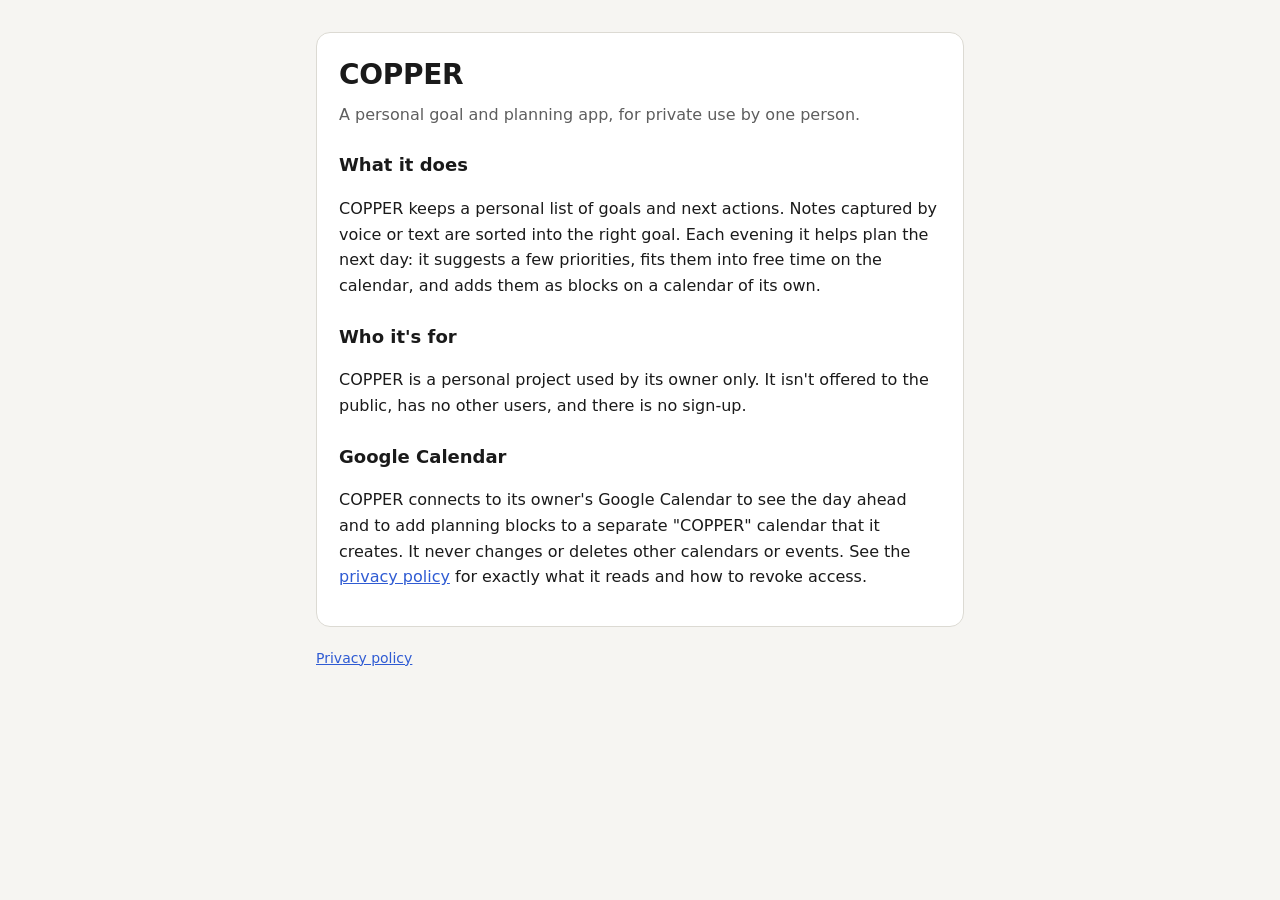
<file: index.html>
<!doctype html>
<html lang="en">
<head>
  <meta charset="utf-8">
  <meta name="viewport" content="width=device-width, initial-scale=1">
  <title>COPPER</title>
  <meta name="description" content="COPPER is a private, personal goal and planning app used by one person.">
  <link rel="stylesheet" href="style.css">
</head>
<body>
<main>
  <div class="card">
    <h1>COPPER</h1>
    <p class="lead">A personal goal and planning app, for private use by one person.</p>

    <h2>What it does</h2>
    <p>COPPER keeps a personal list of goals and next actions. Notes captured by voice or text are sorted
      into the right goal. Each evening it helps plan the next day: it suggests a few priorities, fits them
      into free time on the calendar, and adds them as blocks on a calendar of its own.</p>

    <h2>Who it's for</h2>
    <p>COPPER is a personal project used by its owner only. It isn't offered to the public, has no other
      users, and there is no sign-up.</p>

    <h2>Google Calendar</h2>
    <p>COPPER connects to its owner's Google Calendar to see the day ahead and to add planning blocks to a
      separate "COPPER" calendar that it creates. It never changes or deletes other calendars or events.
      See the <a href="privacy.html">privacy policy</a> for exactly what it reads and how to revoke access.</p>
  </div>
  <footer><a href="privacy.html">Privacy policy</a></footer>
</main>
</body>
</html>
</file>
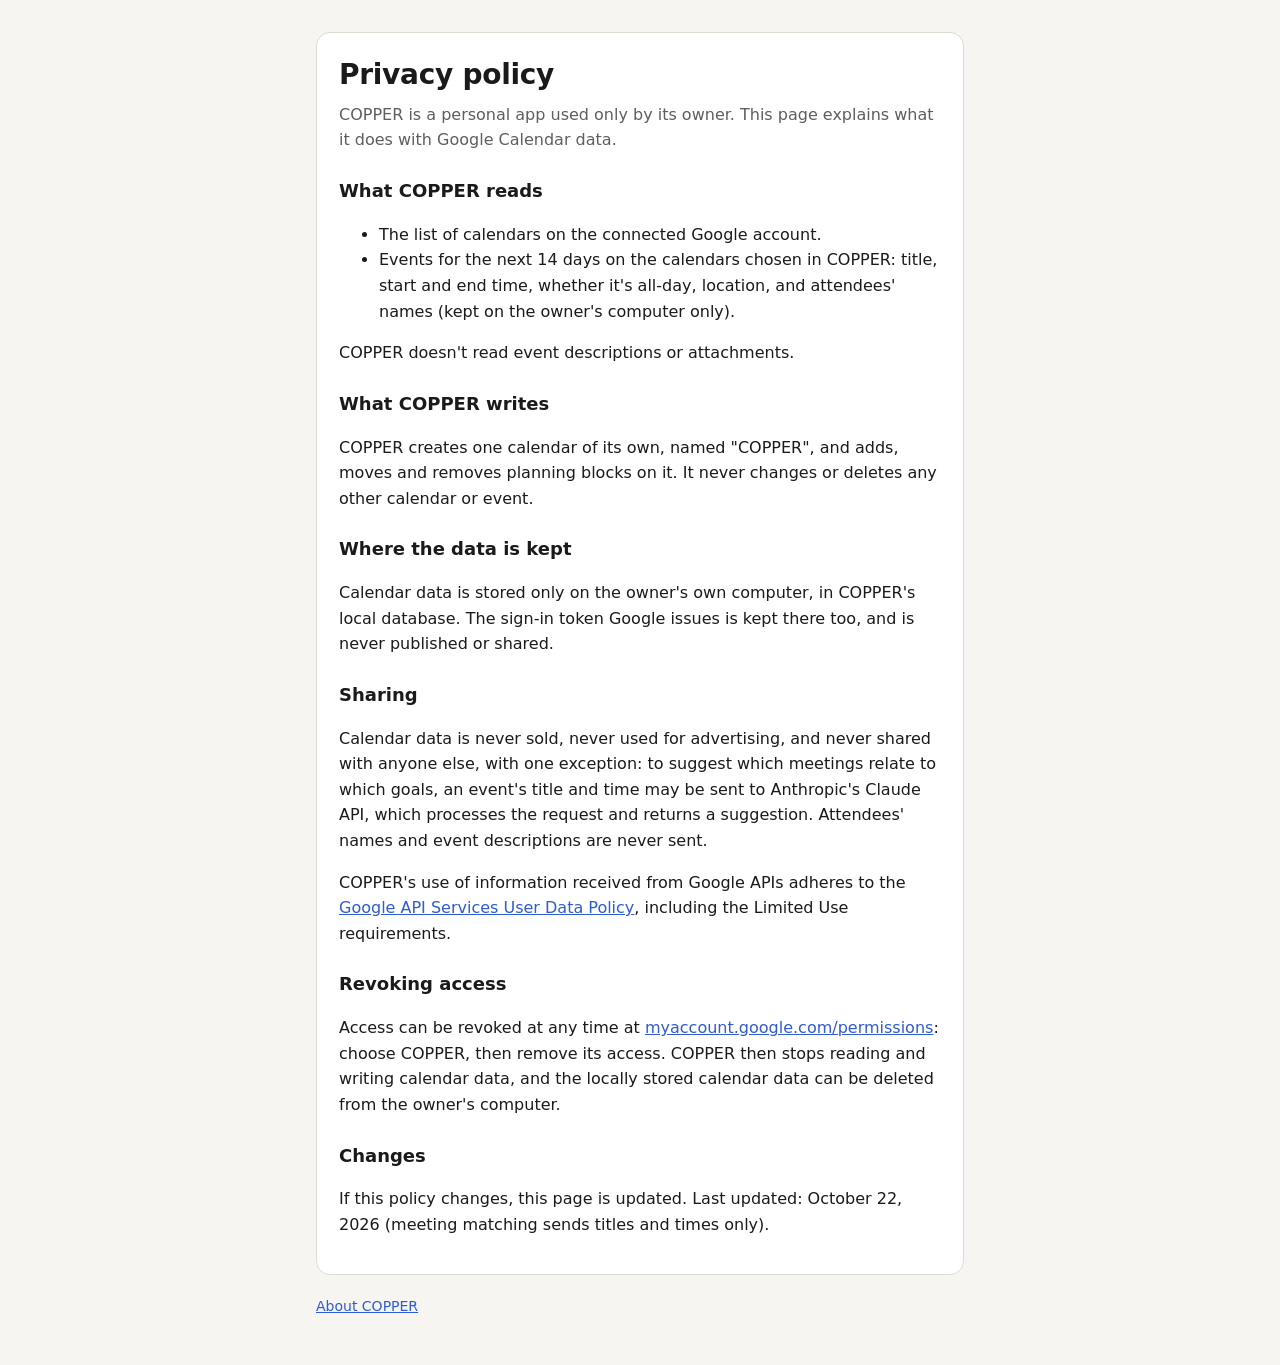
<file: privacy.html>
<!doctype html>
<html lang="en">
<head>
  <meta charset="utf-8">
  <meta name="viewport" content="width=device-width, initial-scale=1">
  <title>COPPER privacy policy</title>
  <meta name="description" content="What Google Calendar data COPPER reads, where it is kept, and how to revoke access.">
  <link rel="stylesheet" href="style.css">
</head>
<body>
<main>
  <div class="card">
    <h1>Privacy policy</h1>
    <p class="lead">COPPER is a personal app used only by its owner. This page explains what it does with
      Google Calendar data.</p>

    <h2>What COPPER reads</h2>
    <ul>
      <li>The list of calendars on the connected Google account.</li>
      <li>Events for the next 14 days on the calendars chosen in COPPER: title, start and end time,
        whether it's all-day, location, and attendees' names (kept on the owner's computer only).</li>
    </ul>
    <p>COPPER doesn't read event descriptions or attachments.</p>

    <h2>What COPPER writes</h2>
    <p>COPPER creates one calendar of its own, named "COPPER", and adds, moves and removes planning blocks
      on it. It never changes or deletes any other calendar or event.</p>

    <h2>Where the data is kept</h2>
    <p>Calendar data is stored only on the owner's own computer, in COPPER's local database. The sign-in
      token Google issues is kept there too, and is never published or shared.</p>

    <h2>Sharing</h2>
    <p>Calendar data is never sold, never used for advertising, and never shared with anyone else, with one
      exception: to suggest which meetings relate to which goals, an event's title and time may be sent to
      Anthropic's Claude API, which processes the request and returns a suggestion. Attendees' names and
      event descriptions are never sent.</p>
    <p>COPPER's use of information received from Google APIs adheres to the
      <a href="https://developers.google.com/terms/api-services-user-data-policy">Google API Services User
      Data Policy</a>, including the Limited Use requirements.</p>

    <h2>Revoking access</h2>
    <p>Access can be revoked at any time at
      <a href="https://myaccount.google.com/permissions">myaccount.google.com/permissions</a>: choose
      COPPER, then remove its access. COPPER then stops reading and writing calendar data, and the locally
      stored calendar data can be deleted from the owner's computer.</p>

    <h2>Changes</h2>
    <p>If this policy changes, this page is updated. Last updated: October 22, 2026 (meeting matching sends titles and times only).</p>
  </div>
  <footer><a href="index.html">About COPPER</a></footer>
</main>
</body>
</html>
</file>
<file: style.css>
:root { --text: #1a1a1a; --muted: #5e5e5e; --bg: #f6f5f2; --card: #fff; --line: #dcdad3; --accent: #2f5bd3; }
* { box-sizing: border-box; }
body { margin: 0; background: var(--bg); color: var(--text); font: 16px/1.6 system-ui, -apple-system, "Segoe UI", sans-serif; }
main { max-width: 680px; margin: 0 auto; padding: 32px 16px 48px; }
.card { background: var(--card); border: 1px solid var(--line); border-radius: 14px; padding: 20px 22px; }
h1 { font-size: 28px; margin: 0 0 4px; letter-spacing: -0.01em; }
h2 { font-size: 18px; margin: 24px 0 6px; }
p, li { color: var(--text); }
.lead { color: var(--muted); margin-top: 0; }
a { color: var(--accent); }
footer { margin-top: 20px; font-size: 14px; color: var(--muted); }
</file>
